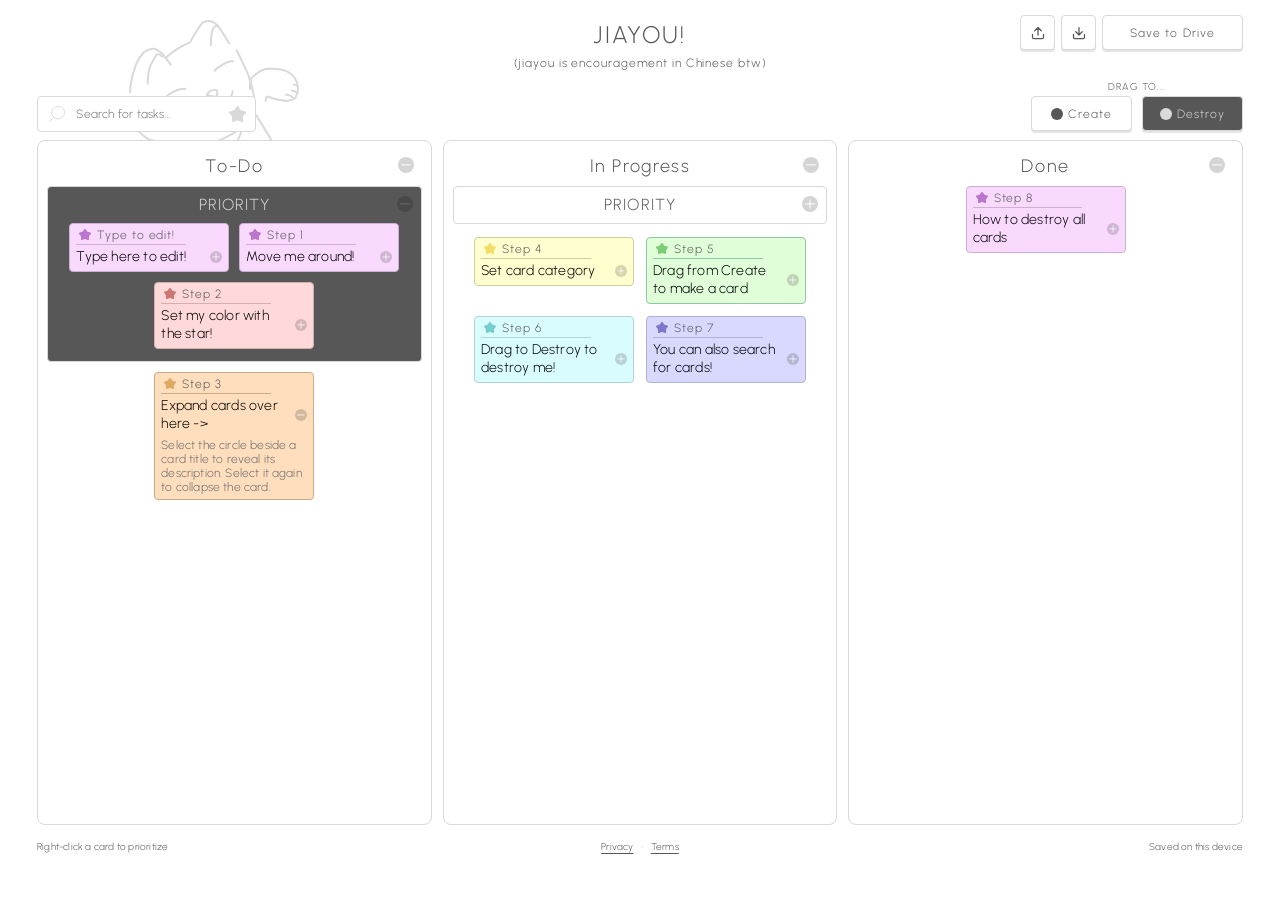
<file: index.html>
<!doctype html>
<html lang="en">
  <head>
    <meta charset="utf-8" />
    <meta name="viewport" content="width=device-width, initial-scale=1" />
    <meta name="theme-color" content="#ffffff" />
    <meta name="referrer" content="no-referrer" />
    <title>JIAYOU! — Kanban</title>
    <link rel="stylesheet" href="./styles.css" />
    <link rel="shortcut icon" type="image/x-icon" href="favicon.ico" />
    <script src="./config.js" defer></script>
    <script src="./scripts/state.js" defer></script>
    <script src="./scripts/dialogs.js" defer></script>
    <script src="./scripts/board.js" defer></script>
    <script src="./scripts/drag.js" defer></script>
    <script src="./scripts/board-actions.js" defer></script>
    <script src="./scripts/drive-api.js" defer></script>
    <script src="./scripts/drive-boards.js" defer></script>
    <script src="./scripts/oauth.js" defer></script>
    <script src="./scripts/main.js" defer></script>
  </head>
  <body>
    <main class="app">
      <header class="masthead">
        <img
          class="cat"
          src="./assets/imgCat.svg"
          alt=""
          width="170"
          height="228"
        />
        <h1 class="text-title">JIAYOU!</h1>
        <p id="tagline" class="tagline">all according to plant</p>
        <div class="board-actions">
          <div class="board-action-buttons">
            <button
              id="import-board"
              class="button board-file-button"
              type="button"
              title="Import board"
              aria-label="Import board"
            >
              <img src="./assets/import.svg" alt="" width="16" height="16" />
            </button>
            <input
              id="board-file-input"
              type="file"
              accept=".json,application/json"
              hidden
            />
            <button
              id="download-board"
              class="button board-file-button"
              type="button"
              title="Download board"
              aria-label="Download board"
            >
              <img src="./assets/download.svg" alt="" width="16" height="16" />
            </button>
            <button id="save" class="button save" type="button">
              Save to Drive
            </button>
          </div>
          <span
            id="drive-connection-status"
            class="drive-connection-status"
            role="status"
            aria-live="polite"
            hidden
            >CONNECTED TO DRIVE</span
          >
        </div>
      </header>
      <section
        id="board-manager"
        class="board-manager"
        aria-label="Drive boards"
        hidden
      >
        <label for="board-select">Board</label>
        <select id="board-select" aria-label="Active Drive board"></select>
        <button
          id="new-board"
          class="button board-manager-button"
          type="button"
        >
          New
        </button>
        <button
          id="manage-board"
          class="button board-manager-button"
          type="button"
        >
          Manage
        </button>
      </section>
      <div class="toolbar">
        <div class="search">
          <img
            src="./assets/imgGroup2.svg"
            alt=""
            width="16.354"
            height="16.853"
          /><input
            id="search"
            type="search"
            placeholder="Search for tasks..."
            aria-label="Search tasks by title or category"
          /><button
            id="search-color"
            class="icon-button search-color"
            type="button"
            aria-label="Filter by color: all colors"
            aria-haspopup="dialog"
            aria-expanded="false"
            title="Filter by color"
          >
            <img
              src="./assets/search-star.svg"
              alt=""
              width="17.58"
              height="16.82"
            />
          </button>
        </div>
        <div class="actions">
          <span
            id="destroy-status"
            class="drag-label"
            role="status"
            aria-live="polite"
            aria-atomic="true"
            >DRAG TO...</span
          ><button id="create" class="button">
            <img
              src="./assets/imgEllipse3.svg"
              alt=""
              width="12"
              height="12"
            />Create</button
          ><button
            id="destroy"
            class="button destroy"
            title="Drag a card here to delete it, or hold for 3 seconds to clear the board"
          >
            <img
              src="./assets/imgEllipse4.svg"
              alt=""
              width="12"
              height="12"
            />Destroy
          </button>
        </div>
      </div>
      <div class="board-frame">
        <div
          id="board-loading"
          class="board-loading"
          role="status"
          aria-live="polite"
          aria-atomic="true"
          hidden
        >
          <span class="loading-spinner" aria-hidden="true"></span>
          <span id="board-loading-text">Loading board…</span>
        </div>
        <div id="board" class="board" aria-label="Kanban board"></div>
      </div>
      <footer class="board-footer">
        <span
          title="Right-click a card to prioritize it, or drag it into Priority on touch screens. Click its star to change color."
          >Right-click a card to prioritize</span
        >
        <nav class="footer-links" aria-label="Legal">
          <a href="./privacy.html">Privacy</a>
          <span aria-hidden="true">·</span>
          <a href="./terms.html">Terms</a>
        </nav>
        <span id="local-status" role="status">Saved on this device</span>
      </footer>
      <p id="message" class="message" role="status" aria-live="polite"></p>
    </main>
    <dialog id="setup">
      <form>
        <h2>Connect Google Drive</h2>
        <p>
          Google Drive isn't configured for this site yet. Your board is still
          saved on this device.
        </p>
        <p>
          The site owner needs to add a Google OAuth client ID in config.js. See
          README.md for setup instructions.
        </p>
        <button class="button" type="button" data-close-dialog>Got it</button>
      </form>
    </dialog>
    <dialog id="drive-disconnected-dialog">
      <form>
        <h2>Google Drive disconnected</h2>
        <p>
          This device is no longer connected to Google Drive. Your board is
          still saved on this device.
        </p>
        <p>Choose Save to Drive when you're ready to reconnect.</p>
        <div class="dialog-actions">
          <button class="button" type="button" data-close-dialog>Got it</button>
        </div>
      </form>
    </dialog>
    <dialog id="manage-dialog">
      <form>
        <h2>Manage board</h2>
        <p id="manage-board-name"></p>
        <div class="dialog-actions dialog-actions-stack">
          <button id="rename-board" class="button" type="button">Rename</button>
          <button id="duplicate-board" class="button" type="button">
            Duplicate
          </button>
          <button id="delete-board" class="button danger-button" type="button">
            Delete
          </button>
          <button id="disconnect-drive" class="button" type="button">
            Disconnect Drive
          </button>
          <button id="close-manage-dialog" class="button" type="button">
            Close
          </button>
        </div>
      </form>
    </dialog>
    <dialog id="board-name-dialog">
      <form id="board-name-form">
        <h2 id="board-name-title">Name board</h2>
        <label class="dialog-field" for="board-name-input">
          Board name
          <input
            id="board-name-input"
            type="text"
            maxlength="80"
            autocomplete="off"
          />
        </label>
        <p id="board-name-error" class="dialog-error" role="alert"></p>
        <div class="dialog-actions">
          <button class="button" type="button" data-close-dialog>Cancel</button>
          <button id="board-name-submit" class="button" type="submit">
            Save
          </button>
        </div>
      </form>
    </dialog>
    <dialog id="delete-board-dialog">
      <form id="delete-board-form">
        <h2>Delete board?</h2>
        <p id="delete-board-message"></p>
        <p>
          This file is in Drive's hidden app-data folder and will be permanently
          deleted.
        </p>
        <div class="dialog-actions">
          <button class="button" type="button" data-close-dialog>Cancel</button>
          <button class="button danger-button" type="submit">
            Delete permanently
          </button>
        </div>
      </form>
    </dialog>
    <dialog id="conflict-dialog">
      <form id="conflict-form">
        <h2>Choose which copy to keep</h2>
        <p>
          This device has newer changes for
          <strong id="conflict-board-name"></strong>
          than the copy in Google Drive.
        </p>
        <div class="dialog-actions">
          <button
            id="use-drive-board"
            class="button"
            type="submit"
            value="drive"
          >
            Use Drive
          </button>
          <button
            id="use-local-board"
            class="button"
            type="submit"
            value="local"
          >
            Use this device
          </button>
        </div>
      </form>
    </dialog>
  </body>
</html>
</file>
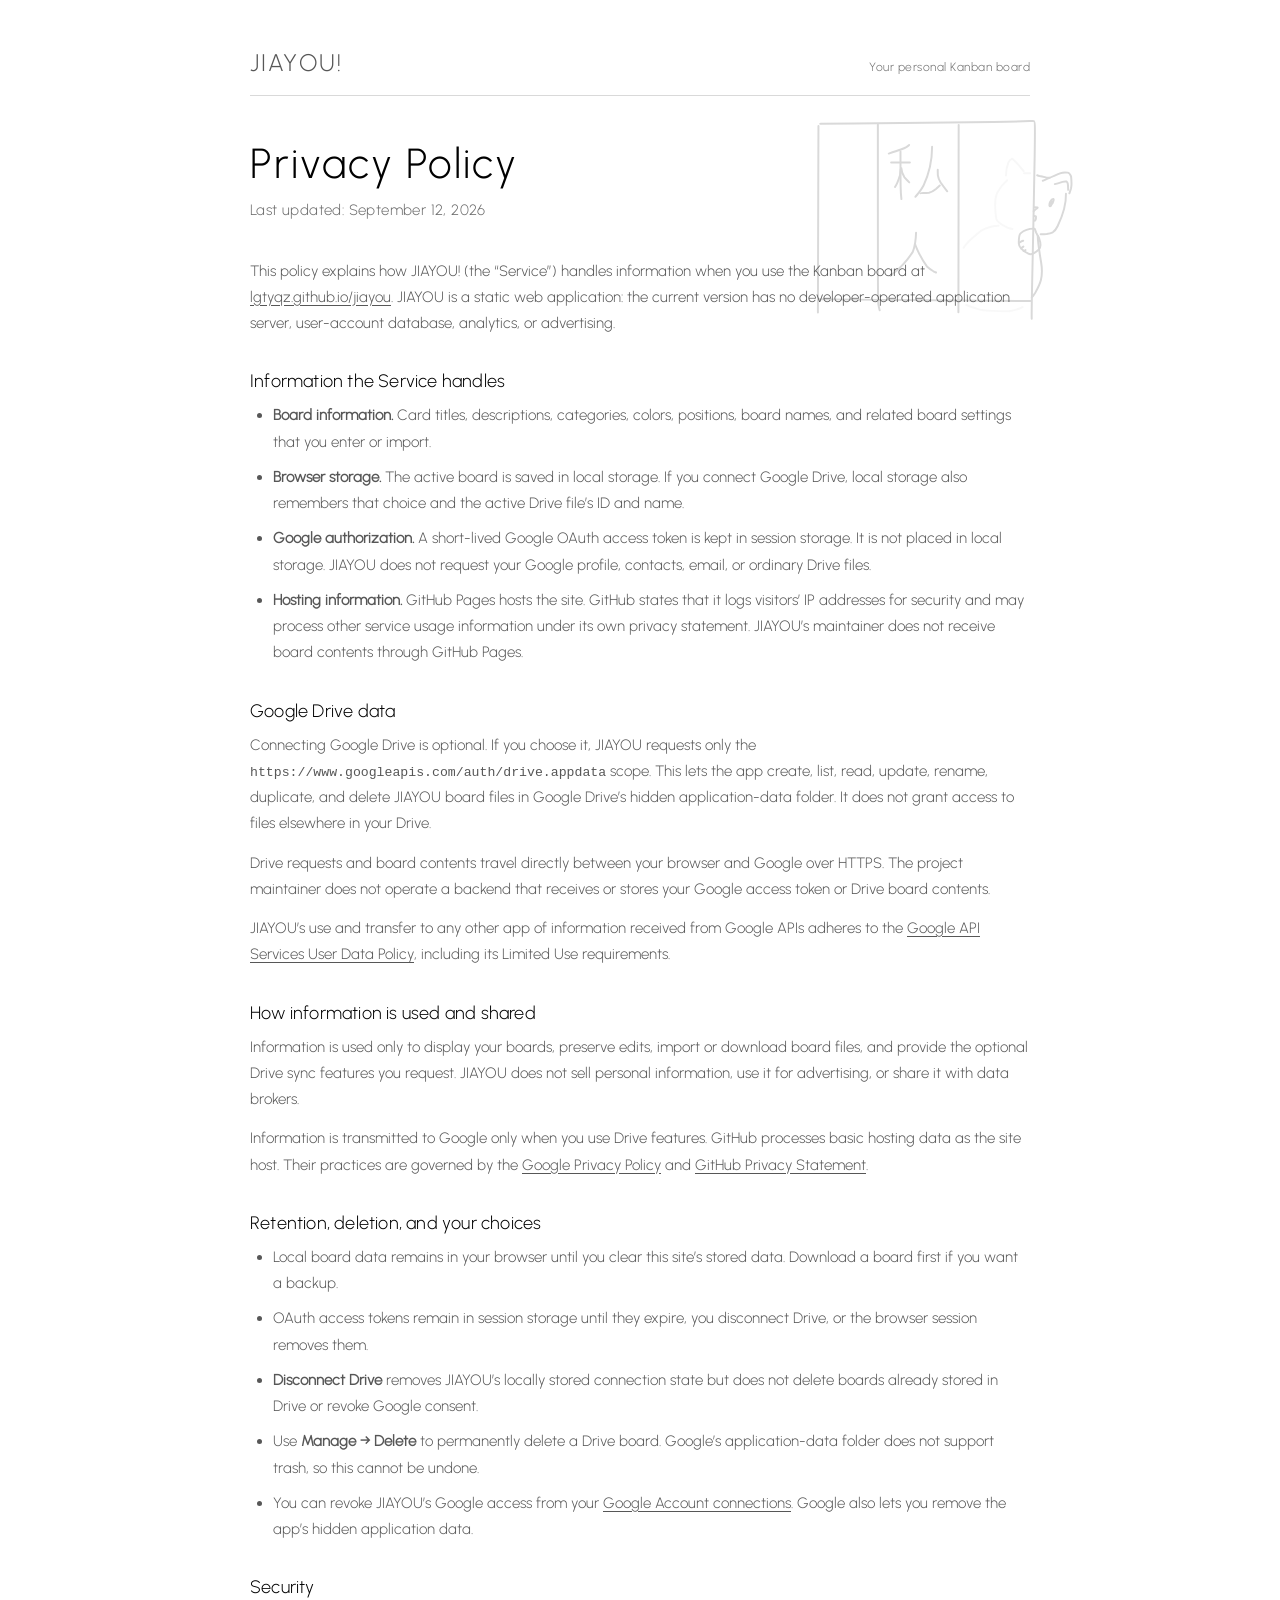
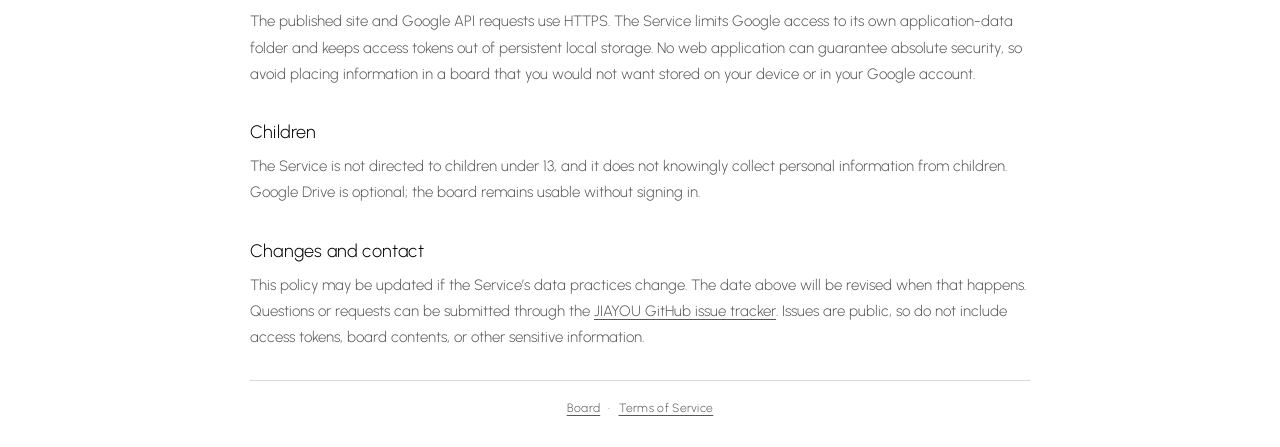
<file: privacy.html>
<!doctype html>
<html lang="en">
  <head>
    <meta charset="utf-8" />
    <meta name="viewport" content="width=device-width, initial-scale=1" />
    <meta name="theme-color" content="#ffffff" />
    <meta name="referrer" content="no-referrer" />
    <title>Privacy Policy — JIAYOU!</title>
    <link rel="stylesheet" href="./styles.css" />
    <link rel="shortcut icon" type="image/x-icon" href="favicon.ico" />
  </head>
  <body>
    <main class="legal-page">
      <img class="privacy-cat" src="./assets/privacyCat.svg" alt="" />
      <header class="legal-header">
        <a class="legal-brand" href="./" aria-label="Return to JIAYOU board"
          >JIAYOU!</a
        >
        <p>Your personal Kanban board</p>
      </header>

      <article class="legal-card">
        <h1>Privacy Policy</h1>
        <p class="legal-meta">Last updated: September 12, 2026</p>

        <p>
          This policy explains how JIAYOU! (the “Service”) handles information
          when you use the Kanban board at
          <a href="https://lgtyqz.github.io/jiayou/">lgtyqz.github.io/jiayou</a
          >. JIAYOU is a static web application: the current version has no
          developer-operated application server, user-account database,
          analytics, or advertising.
        </p>

        <h2>Information the Service handles</h2>
        <ul>
          <li>
            <strong>Board information.</strong> Card titles, descriptions,
            categories, colors, positions, board names, and related board
            settings that you enter or import.
          </li>
          <li>
            <strong>Browser storage.</strong> The active board is saved in local
            storage. If you connect Google Drive, local storage also remembers
            that choice and the active Drive file’s ID and name.
          </li>
          <li>
            <strong>Google authorization.</strong> A short-lived Google OAuth
            access token is kept in session storage. It is not placed in local
            storage. JIAYOU does not request your Google profile, contacts,
            email, or ordinary Drive files.
          </li>
          <li>
            <strong>Hosting information.</strong> GitHub Pages hosts the site.
            GitHub states that it logs visitors’ IP addresses for security and
            may process other service usage information under its own privacy
            statement. JIAYOU’s maintainer does not receive board contents
            through GitHub Pages.
          </li>
        </ul>

        <h2>Google Drive data</h2>
        <p>
          Connecting Google Drive is optional. If you choose it, JIAYOU requests
          only the
          <code>https://www.googleapis.com/auth/drive.appdata</code> scope. This
          lets the app create, list, read, update, rename, duplicate, and delete
          JIAYOU board files in Google Drive’s hidden application-data folder.
          It does not grant access to files elsewhere in your Drive.
        </p>
        <p>
          Drive requests and board contents travel directly between your browser
          and Google over HTTPS. The project maintainer does not operate a
          backend that receives or stores your Google access token or Drive
          board contents.
        </p>
        <p>
          JIAYOU’s use and transfer to any other app of information received
          from Google APIs adheres to the
          <a
            href="https://developers.google.com/terms/api-services-user-data-policy"
            >Google API Services User Data Policy</a
          >, including its Limited Use requirements.
        </p>

        <h2>How information is used and shared</h2>
        <p>
          Information is used only to display your boards, preserve edits,
          import or download board files, and provide the optional Drive sync
          features you request. JIAYOU does not sell personal information, use
          it for advertising, or share it with data brokers.
        </p>
        <p>
          Information is transmitted to Google only when you use Drive features.
          GitHub processes basic hosting data as the site host. Their practices
          are governed by the
          <a href="https://policies.google.com/privacy"
            >Google Privacy Policy</a
          >
          and
          <a
            href="https://docs.github.com/en/site-policy/privacy-policies/github-general-privacy-statement"
            >GitHub Privacy Statement</a
          >.
        </p>

        <h2>Retention, deletion, and your choices</h2>
        <ul>
          <li>
            Local board data remains in your browser until you clear this site’s
            stored data. Download a board first if you want a backup.
          </li>
          <li>
            OAuth access tokens remain in session storage until they expire, you
            disconnect Drive, or the browser session removes them.
          </li>
          <li>
            <strong>Disconnect Drive</strong> removes JIAYOU’s locally stored
            connection state but does not delete boards already stored in Drive
            or revoke Google consent.
          </li>
          <li>
            Use <strong>Manage → Delete</strong> to permanently delete a Drive
            board. Google’s application-data folder does not support trash, so
            this cannot be undone.
          </li>
          <li>
            You can revoke JIAYOU’s Google access from your
            <a href="https://myaccount.google.com/connections"
              >Google Account connections</a
            >. Google also lets you remove the app’s hidden application data.
          </li>
        </ul>

        <h2>Security</h2>
        <p>
          The published site and Google API requests use HTTPS. The Service
          limits Google access to its own application-data folder and keeps
          access tokens out of persistent local storage. No web application can
          guarantee absolute security, so avoid placing information in a board
          that you would not want stored on your device or in your Google
          account.
        </p>

        <h2>Children</h2>
        <p>
          The Service is not directed to children under 13, and it does not
          knowingly collect personal information from children. Google Drive is
          optional; the board remains usable without signing in.
        </p>

        <h2>Changes and contact</h2>
        <p>
          This policy may be updated if the Service’s data practices change. The
          date above will be revised when that happens. Questions or requests
          can be submitted through the
          <a href="https://github.com/lgtyqz/jiayou/issues"
            >JIAYOU GitHub issue tracker</a
          >. Issues are public, so do not include access tokens, board contents,
          or other sensitive information.
        </p>
      </article>

      <footer class="legal-footer">
        <a href="./">Board</a>
        <span aria-hidden="true">·</span>
        <a href="./terms.html">Terms of Service</a>
      </footer>
    </main>
  </body>
</html>
</file>
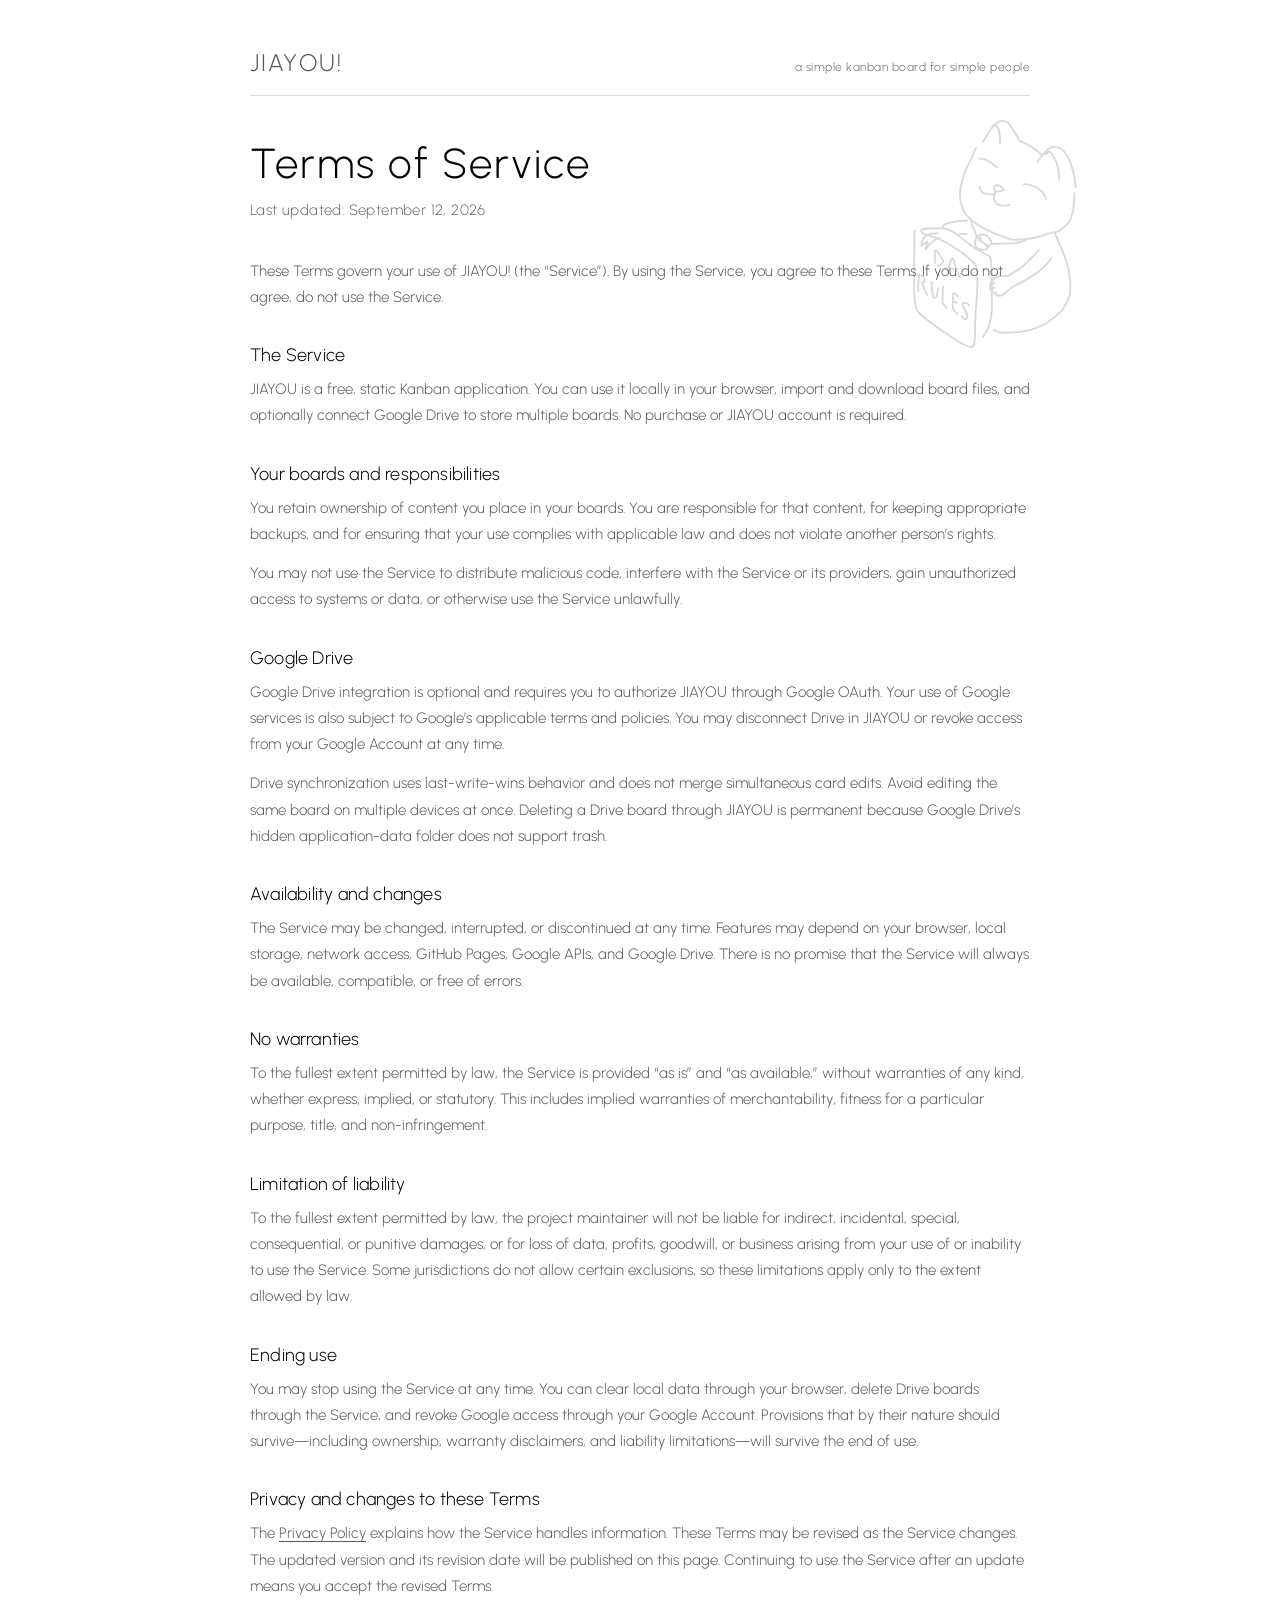
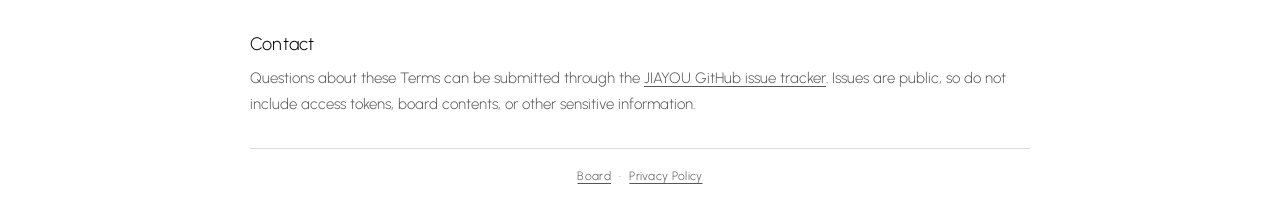
<file: terms.html>
<!doctype html>
<html lang="en">
  <head>
    <meta charset="utf-8" />
    <meta name="viewport" content="width=device-width, initial-scale=1" />
    <meta name="theme-color" content="#ffffff" />
    <meta name="referrer" content="no-referrer" />
    <title>Terms of Service — JIAYOU!</title>
    <link rel="stylesheet" href="./styles.css" />
    <link rel="shortcut icon" type="image/x-icon" href="favicon.ico" />
  </head>
  <body>
    <main class="legal-page">
      <img class="rules-cat" src="./assets/rulesCat.svg" alt="" />
      <header class="legal-header">
        <a class="legal-brand" href="./" aria-label="Return to JIAYOU board"
          >JIAYOU!</a
        >
        <p>a simple kanban board for simple people</p>
      </header>

      <article class="legal-card">
        <h1>Terms of Service</h1>
        <p class="legal-meta">Last updated: September 12, 2026</p>

        <p>
          These Terms govern your use of JIAYOU! (the “Service”). By using the
          Service, you agree to these Terms. If you do not agree, do not use the
          Service.
        </p>

        <h2>The Service</h2>
        <p>
          JIAYOU is a free, static Kanban application. You can use it locally in
          your browser, import and download board files, and optionally connect
          Google Drive to store multiple boards. No purchase or JIAYOU account
          is required.
        </p>

        <h2>Your boards and responsibilities</h2>
        <p>
          You retain ownership of content you place in your boards. You are
          responsible for that content, for keeping appropriate backups, and for
          ensuring that your use complies with applicable law and does not
          violate another person’s rights.
        </p>
        <p>
          You may not use the Service to distribute malicious code, interfere
          with the Service or its providers, gain unauthorized access to systems
          or data, or otherwise use the Service unlawfully.
        </p>

        <h2>Google Drive</h2>
        <p>
          Google Drive integration is optional and requires you to authorize
          JIAYOU through Google OAuth. Your use of Google services is also
          subject to Google’s applicable terms and policies. You may disconnect
          Drive in JIAYOU or revoke access from your Google Account at any time.
        </p>
        <p>
          Drive synchronization uses last-write-wins behavior and does not merge
          simultaneous card edits. Avoid editing the same board on multiple
          devices at once. Deleting a Drive board through JIAYOU is permanent
          because Google Drive’s hidden application-data folder does not support
          trash.
        </p>

        <h2>Availability and changes</h2>
        <p>
          The Service may be changed, interrupted, or discontinued at any time.
          Features may depend on your browser, local storage, network access,
          GitHub Pages, Google APIs, and Google Drive. There is no promise that
          the Service will always be available, compatible, or free of errors.
        </p>

        <h2>No warranties</h2>
        <p>
          To the fullest extent permitted by law, the Service is provided “as
          is” and “as available,” without warranties of any kind, whether
          express, implied, or statutory. This includes implied warranties of
          merchantability, fitness for a particular purpose, title, and
          non-infringement.
        </p>

        <h2>Limitation of liability</h2>
        <p>
          To the fullest extent permitted by law, the project maintainer will
          not be liable for indirect, incidental, special, consequential, or
          punitive damages, or for loss of data, profits, goodwill, or business
          arising from your use of or inability to use the Service. Some
          jurisdictions do not allow certain exclusions, so these limitations
          apply only to the extent allowed by law.
        </p>

        <h2>Ending use</h2>
        <p>
          You may stop using the Service at any time. You can clear local data
          through your browser, delete Drive boards through the Service, and
          revoke Google access through your Google Account. Provisions that by
          their nature should survive—including ownership, warranty disclaimers,
          and liability limitations—will survive the end of use.
        </p>

        <h2>Privacy and changes to these Terms</h2>
        <p>
          The <a href="./privacy.html">Privacy Policy</a> explains how the
          Service handles information. These Terms may be revised as the Service
          changes. The updated version and its revision date will be published
          on this page. Continuing to use the Service after an update means you
          accept the revised Terms.
        </p>

        <h2>Contact</h2>
        <p>
          Questions about these Terms can be submitted through the
          <a href="https://github.com/lgtyqz/jiayou/issues"
            >JIAYOU GitHub issue tracker</a
          >. Issues are public, so do not include access tokens, board contents,
          or other sensitive information.
        </p>
      </article>

      <footer class="legal-footer">
        <a href="./">Board</a>
        <span aria-hidden="true">·</span>
        <a href="./privacy.html">Privacy Policy</a>
      </footer>
    </main>
  </body>
</html>
</file>
<file: styles.css>
@font-face {
  font-family: Urbanist;
  src: url("./assets/Urbanist-Light.ttf") format("truetype");
  font-weight: 300;
  font-display: swap;
}

:root {
  --bg: #fff;
  --text: #575757;
  --text-light: #6c6c6c;
  --text-focus: #000;
  --stroke: #d9d9d9;
  --priority-bg: #575757;
  --task-soul: #ffd9d9;
  --task-orange: #ffdebe;
  --task-yellow: #fffecf;
  --task-green: #e0ffd9;
  --task-aqua: #d9fcff;
  --task-blue: #d9d9ff;
  --task-seth: #fad9ff;
  --border-soul: #d4afaf;
  --border-orange: #cba987;
  --border-yellow: #cdcf99;
  --border-green: #8dc7a3;
  --border-aqua: #afd4d2;
  --border-blue: #afb1d4;
  --border-seth: #ccafd4;
  --icon-soul: #cd7676;
  --icon-orange: #deaa61;
  --icon-yellow: #f2dd69;
  --icon-green: #7ccd76;
  --icon-aqua: #76cdcc;
  --icon-blue: #7f76cd;
  --icon-seth: #ba76cd;
  --motion: 300ms cubic-bezier(0.2, 0.7, 0.25, 1);
}

* {
  box-sizing: border-box;
}
body {
  margin: 0;
  background: var(--bg);
  color: var(--text);
  font-family: Urbanist, "Helvetica Neue", sans-serif;
  font-weight: 300;
}
button,
input,
textarea,
select {
  font: inherit;
  color: inherit;
}
button {
  cursor: pointer;
}
button:disabled {
  cursor: default;
}
button:focus-visible,
input:focus-visible,
select:focus-visible,
[contenteditable]:focus-visible {
  outline: 2px solid #8b8ba7;
  outline-offset: 3px;
}
button img {
  pointer-events: none;
}
p,
h1,
h2 {
  margin: 0;
  font-weight: 300;
}
.app {
  max-width: 1500px;
  padding: 0 37px;
  margin: auto;
}
.masthead {
  height: 96px;
  position: relative;
  text-align: center;
  padding-top: 20px;
}
.text-title {
  font-size: 24px;
  letter-spacing: 2.16px;
  line-height: 29px;
}
.tagline {
  font-size: 12px;
  letter-spacing: 0.9px;
  margin-top: 7px;
  cursor: pointer;
  user-select: none;
}
.tagline.refreshing {
  animation: tagline-fade-in 180ms ease-out;
}
@keyframes tagline-fade-in {
  from {
    opacity: 0;
  }
  to {
    opacity: 1;
  }
}
.cat {
  position: absolute;
  width: 170px;
  height: 228px;
  left: 92px;
  top: 20px;
  z-index: -1;
}

.privacy-cat {
  position: absolute;
  width: 270px;
  height: 200px;
  right: 200px;
  top: 120px;
  z-index: -1;
}

.rules-cat {
  position: absolute;
  width: 170px;
  height: 228px;
  right: 200px;
  top: 120px;
  z-index: -1;
}

.button {
  height: 35px;
  background: white;
  border: 1px solid var(--stroke);
  border-radius: 4px;
  box-shadow: 0 2px 0 #0000001a;
  font-size: 12px;
  letter-spacing: 1.08px;
  display: inline-flex;
  align-items: center;
  justify-content: center;
  gap: 5px;
  padding: 0 17px;
  transition:
    background var(--motion),
    box-shadow var(--motion),
    transform var(--motion);
}
.button:hover {
  background: #f6f6f6;
}
.board-actions {
  position: absolute;
  right: 0;
  top: 15px;
  display: flex;
  flex-direction: column;
  align-items: center;
  gap: 5px;
}
.board-action-buttons {
  display: flex;
  gap: 6px;
}
.drive-connection-status {
  font-size: 9px;
  line-height: 11px;
  letter-spacing: 1.1px;
  text-align: center;
}
.drive-connection-status[hidden] {
  display: none;
}
.save {
  width: 141px;
}
.board-file-button {
  width: 35px;
  padding: 0;
}
.board-file-button img {
  width: 16px;
  height: 16px;
}
.board-manager {
  min-height: 43px;
  margin-bottom: 8px;
  display: flex;
  align-items: center;
  justify-content: center;
  gap: 8px;
}
.board-manager[hidden] {
  display: none;
}
.board-manager label {
  font-size: 11px;
  letter-spacing: 0.8px;
  text-transform: uppercase;
}
.board-manager select {
  width: min(280px, 40vw);
  height: 35px;
  padding: 0 30px 0 10px;
  border: 1px solid var(--stroke);
  border-radius: 4px;
  background: white;
  font-size: 12px;
}
.board-manager-button {
  min-width: 78px;
}
.drive-loading .board,
.drive-loading .toolbar,
.drive-loading .board-manager {
  opacity: 0.55;
}
.toolbar {
  display: flex;
  justify-content: space-between;
  gap: 20px;
  margin-bottom: 8px;
}
.search {
  height: 36px;
  border: 1px solid var(--stroke);
  border-radius: 4px;
  background: white;
  display: flex;
  align-items: center;
  gap: 10px;
  padding: 0 11px;
}
.search input {
  font-size: 12px;
  letter-spacing: 0.2px;
  width: 100%;
  min-width: 0;
  border: 0;
  outline: 0;
  background: transparent;
}
.actions {
  position: relative;
  display: flex;
  gap: 10px;
}
.actions .button {
  width: 101px;
  touch-action: none;
}
.drag-label {
  position: absolute;
  top: -16px;
  text-align: center;
  width: 100%;
  font-size: 10px;
  letter-spacing: 0.9px;
}
.destroy {
  background: var(--text);
  color: var(--stroke);
}
.destroy:hover {
  background: #454545;
}
.destroy.is-holding {
  background: #994c4c;
  box-shadow: inset 0 2px 4px #0003;
  transform: scale(0.97);
}
.board {
  display: flex;
  gap: 11px;
  min-height: 352px;
  align-items: stretch;
}
.board-frame {
  position: relative;
}
.board-loading {
  position: absolute;
  inset: 0;
  z-index: 100;
  display: flex;
  align-items: center;
  justify-content: center;
  gap: 9px;
  background: #ffffffb8;
  font-size: 12px;
  letter-spacing: 0.7px;
}
.board-loading[hidden] {
  display: none;
}
.loading-spinner {
  width: 16px;
  height: 16px;
  border: 1px solid var(--stroke);
  border-top-color: var(--text);
  border-radius: 50%;
  animation: loading-spin 700ms linear infinite;
}
@keyframes loading-spin {
  to {
    transform: rotate(360deg);
  }
}
.column {
  position: relative;
  flex: 1 1 0;
  min-width: 0;
  background: white;
  border: 1px solid var(--stroke);
  border-radius: 8px;
  transition:
    flex-grow var(--motion),
    flex-basis var(--motion);
  overflow: hidden;
}
.column.collapsed {
  flex: 0 0 56px;
}
.column-header {
  height: 45px;
  display: flex;
  align-items: center;
  justify-content: center;
  position: relative;
}
.text-column {
  font-size: 18px;
  letter-spacing: 1.62px;
  line-height: 27px;
  max-width: calc(100% - 66px);
  white-space: nowrap;
  overflow: hidden;
}
.icon-button {
  border: 0;
  padding: 0;
  background: transparent;
  width: 16px;
  height: 16px;
  display: flex;
  align-items: center;
  justify-content: center;
  flex: none;
}
.icon-button img {
  width: 16px;
  height: 16px;
}
.column-toggle {
  position: absolute;
  right: 17px;
  top: 16px;
}
.column.collapsed .column-toggle {
  right: 19px;
}
.column.collapsed .text-column {
  position: absolute;
  top: 53px;
  left: 13px;
  writing-mode: vertical-rl;
  max-width: none;
  overflow: visible;
}
.column-content {
  padding: 0 9px 20px;
  opacity: 1;
  transition:
    opacity 180ms,
    transform var(--motion);
  min-width: 180px;
}
.column.collapsed .column-content {
  opacity: 0;
  transform: translateX(16px);
  pointer-events: none;
  visibility: hidden;
  transition:
    opacity 180ms,
    transform var(--motion),
    visibility 0s 300ms;
}
.priority {
  border: 1px solid var(--stroke);
  border-radius: 4px;
  background: var(--priority-bg);
  color: var(--stroke);
  transition:
    background var(--motion),
    color var(--motion);
  margin-bottom: 10px;
}
.priority.closed {
  background: white;
  color: var(--text);
}
.priority-header {
  height: 36px;
  display: flex;
  align-items: center;
  justify-content: center;
  position: relative;
}
.text-priority {
  font-size: 16px;
  letter-spacing: 1.08px;
  line-height: 24px;
}
.priority-toggle {
  position: absolute;
  right: 8px;
  top: 9px;
}
.priority:not(.closed) .priority-toggle {
  filter: brightness(0.42);
}
.priority-wrap {
  display: grid;
  grid-template-rows: 1fr;
  transition:
    grid-template-rows var(--motion),
    opacity var(--motion);
  opacity: 1;
}
.priority.closed .priority-wrap {
  grid-template-rows: 0fr;
  opacity: 0;
}
.priority-inner {
  min-height: 0;
  overflow: hidden;
}
.card-list {
  display: flex;
  flex-direction: row;
  position: relative;
  gap: 10px;
  align-items: flex-start;
  justify-content: center;
  padding: 0 10px;
  min-height: 30px;
  flex-wrap: wrap;
}
.priority .card-list {
  padding-bottom: 12px;
}
.regular {
  padding-top: 0;
  gap: 12px;
}
.priority.closed {
  margin-bottom: 13px;
}
.text-column {
  transform: translateY(3px);
}
.column.collapsed .text-column {
  transform: none;
}
.card {
  --card-bg: var(--task-soul);
  --card-border: var(--border-soul);
  width: 160px;
  max-width: 100%;
  border: 1px solid var(--card-border);
  border-radius: 4px;
  background: var(--card-bg);
  color: var(--text-focus);
  position: relative;
  padding: 3px 6px 5px;
  cursor: grab;
  touch-action: none;
  transition:
    transform var(--motion),
    box-shadow var(--motion),
    opacity var(--motion);
  flex-shrink: 0;
}
.card:focus-within {
  z-index: 2;
}
.card-top {
  display: flex;
  align-items: center;
  gap: 3px;
  height: 15px;
}
.star {
  width: 18px;
  height: 18px;
}
.star img {
  width: 11.875px;
  height: 11.392px;
}
.text-category {
  font-size: 12px;
  letter-spacing: 0.9px;
  line-height: 18px;
  color: var(--text);
  min-width: 20px;
  flex: 1;
}
.divider {
  display: block;
  width: 118px;
  height: 1px;
  margin: 2px 0 3px;
  max-width: 75%;
  pointer-events: none;
}
.card-row {
  display: flex;
  align-items: center;
  gap: 5px;
}
.text-card-title {
  font-size: 14px;
  letter-spacing: 0.2px;
  line-height: 18px;
  flex: 1;
  min-width: 0;
  overflow-wrap: anywhere;
}
.card-toggle,
.card-toggle img {
  width: 12px;
  height: 12px;
}
.details-wrap {
  display: grid;
  grid-template-rows: 0fr;
  opacity: 0;
  transition:
    grid-template-rows var(--motion),
    opacity var(--motion);
}
.card.expanded .details-wrap {
  grid-template-rows: 1fr;
  opacity: 1;
}
.details-inner {
  overflow: hidden;
  min-height: 0;
}
.text-description {
  font-size: 12px;
  letter-spacing: 0.16px;
  line-height: 14px;
  color: var(--text-light);
  padding-top: 5px;
  overflow-wrap: anywhere;
  text-align: left;
}
.card:not(.expanded) .details-inner {
  visibility: hidden;
  transition: visibility 0s 300ms;
}
[contenteditable] {
  cursor: text;
  border-radius: 2px;
  touch-action: auto;
}
[contenteditable]:focus {
  background: #ffffff55;
  outline: 1px solid #0002;
}
[contenteditable]:empty:before {
  content: attr(data-placeholder);
  color: var(--text-light);
}
.dragging-source {
  opacity: 0.25;
}
.drag-ghost {
  --drag-rotation: 0deg;
  position: fixed !important;
  z-index: 1000;
  pointer-events: none;
  max-width: none;
  transform: rotate(var(--drag-rotation)) scale(1.1);
  transform-origin: center;
  transition: transform 70ms linear;
  will-change: left, top, transform;
  box-shadow: 0 12px 25px #0003;
  cursor: grabbing;
}
.drop-marker {
  position: absolute;
  z-index: 1100;
  width: 4px;
  min-height: 32px;
  background: #7d7d91;
  border-radius: 2px;
  box-shadow: 0 0 0 2px #fff9;
  pointer-events: none;
  transform: translateX(-50%);
  transition:
    left 70ms linear,
    top 70ms linear,
    height 70ms linear;
}
.drop-marker:not(.empty-list)::before,
.drop-marker:not(.empty-list)::after {
  content: "";
  position: absolute;
  left: 50%;
  width: 8px;
  height: 8px;
  border-radius: 50%;
  background: #7d7d91;
  transform: translateX(-50%);
}
.drop-marker:not(.empty-list)::before {
  top: -2px;
}
.drop-marker:not(.empty-list)::after {
  bottom: -2px;
}
.drop-marker.empty-list {
  width: 80px;
  min-height: 4px;
  height: 4px;
  transform: translate(-50%, -50%);
}
.drop-target {
  outline: 2px dashed #adadbd;
  outline-offset: -4px;
}
.destroy.drop-target {
  background: #994c4c;
  transform: scale(1.05);
}
body.is-dragging {
  user-select: none;
  cursor: grabbing;
}
body.is-destroying-board .board .card {
  animation: card-wiggle 60ms ease-in-out infinite alternate;
  transform-origin: center;
}
body.is-destroying-board .board .card:nth-child(even) {
  animation-direction: alternate-reverse;
  animation-delay: -60ms;
}
body.is-clearing-board .board .card {
  animation: card-fade-out 360ms ease-in forwards;
  pointer-events: none;
}
@keyframes card-wiggle {
  from {
    transform: translateX(-5px) rotate(-5deg);
  }
  to {
    transform: translateX(5px) rotate(5deg);
  }
}
@keyframes card-fade-out {
  from {
    opacity: 1;
    transform: scale(1);
  }
  to {
    opacity: 0;
    transform: scale(0.9);
  }
}
.empty {
  font-size: 10px;
  color: var(--text-light);
  padding: 12px;
  text-align: center;
}
.board-footer {
  display: grid;
  grid-template-columns: 1fr auto 1fr;
  align-items: center;
  gap: 12px;
  padding: 15px 0;
  font-size: 10px;
  letter-spacing: 0.2px;
}
.board-footer > span:first-child {
  cursor: help;
}
.board-footer #local-status {
  text-align: right;
}
.footer-links,
.legal-footer {
  display: flex;
  align-items: center;
  justify-content: center;
  gap: 8px;
}
.footer-links a,
.legal-page a {
  color: inherit;
  text-underline-offset: 3px;
}
.footer-links a:hover,
.legal-page a:hover {
  color: var(--text-focus);
}
.legal-page {
  width: min(780px, calc(100% - 36px));
  margin: 0 auto;
  padding: 48px 0 32px;
}
.legal-header {
  display: flex;
  align-items: baseline;
  justify-content: space-between;
  gap: 24px;
  padding-bottom: 18px;
  border-bottom: 1px solid var(--stroke);
}
.legal-header p {
  color: var(--text-light);
  font-size: 12px;
  letter-spacing: 0.5px;
  text-align: right;
}
.legal-brand {
  color: var(--text);
  font-size: 24px;
  letter-spacing: 2.16px;
  line-height: 29px;
  text-decoration: none;
}
.legal-card {
  padding: 44px 0 30px;
}
.legal-card h1 {
  color: var(--text-focus);
  font-size: clamp(30px, 6vw, 42px);
  letter-spacing: 2px;
  line-height: 1.15;
}
.legal-meta {
  margin: 9px 0 34px;
  color: var(--text-light);
  font-size: 12px;
  letter-spacing: 0.4px;
}
.legal-card h2 {
  margin: 34px 0 10px;
  color: var(--text-focus);
  font-size: 18px;
  letter-spacing: 0.2px;
}
.legal-card p,
.legal-card li {
  font-size: 15px;
  line-height: 1.75;
}
.legal-card p + p {
  margin-top: 13px;
}
.legal-card ul {
  margin: 9px 0 0;
  padding-left: 23px;
}
.legal-card li + li {
  margin-top: 9px;
}
.legal-card code {
  overflow-wrap: anywhere;
  font-size: 0.88em;
}
.legal-footer {
  padding-top: 20px;
  border-top: 1px solid var(--stroke);
  font-size: 12px;
  letter-spacing: 0.3px;
}
.message {
  font-size: 12px;
  min-height: 18px;
  text-align: center;
}
dialog {
  max-width: 420px;
  border: 1px solid var(--stroke);
  border-radius: 8px;
  padding: 25px;
  box-shadow: 0 16px 50px #0002;
}
dialog::backdrop {
  background: #0003;
}
dialog h2 {
  font-size: 20px;
  margin-bottom: 15px;
}
dialog p {
  font-size: 14px;
  line-height: 1.5;
  margin-bottom: 15px;
}
dialog[open] {
  animation: dialog-in 180ms cubic-bezier(0.2, 0.7, 0.25, 1) both;
}
dialog[open]::backdrop {
  animation: dialog-backdrop-in 180ms ease-out both;
}
dialog.closing {
  animation: dialog-out 140ms ease-in both;
}
dialog.closing::backdrop {
  animation: dialog-backdrop-out 140ms ease-in both;
}
@keyframes dialog-in {
  from {
    opacity: 0;
    transform: translateY(8px) scale(0.97);
  }
  to {
    opacity: 1;
    transform: translateY(0) scale(1);
  }
}
@keyframes dialog-out {
  from {
    opacity: 1;
    transform: translateY(0) scale(1);
  }
  to {
    opacity: 0;
    transform: translateY(6px) scale(0.98);
  }
}
@keyframes dialog-backdrop-in {
  from {
    background: #0000;
  }
  to {
    background: #0003;
  }
}
@keyframes dialog-backdrop-out {
  from {
    background: #0003;
  }
  to {
    background: #0000;
  }
}
.dialog-actions {
  display: flex;
  justify-content: flex-end;
  gap: 8px;
}
.dialog-actions-stack {
  display: grid;
  grid-template-columns: 1fr 1fr;
}
.dialog-field {
  display: grid;
  gap: 7px;
  margin-bottom: 4px;
  font-size: 12px;
  letter-spacing: 0.3px;
}
.dialog-field input {
  width: min(340px, 72vw);
  height: 38px;
  border: 1px solid var(--stroke);
  border-radius: 4px;
  padding: 0 10px;
}
.dialog-error {
  min-height: 21px;
  margin: 3px 0 10px;
  color: #994c4c;
  font-size: 12px;
}
.danger-button {
  border-color: #c99595;
  color: #8a3030;
}
.danger-button:hover {
  background: #fff1f1;
}
@media (min-width: 1000px) {
  .board {
    min-height: calc(100vh - 215px);
  }
}
@media (max-width: 560px) {
  .app {
    padding: 0 14px;
  }
  .masthead {
    height: 120px;
    text-align: left;
    padding-top: 20px;
  }
  .tagline {
    max-width: 180px;
  }
  .board-actions {
    top: 23px;
  }
  .board-manager {
    justify-content: flex-start;
    overflow-x: auto;
  }
  .board-manager select {
    width: min(190px, 43vw);
    flex: none;
  }
  .board-manager-button {
    min-width: 68px;
    padding: 0 10px;
  }
  .cat {
    left: 50px;
    top: 43px;
  }
  .toolbar {
    gap: 8px;
  }
  .search {
    flex: 1;
  }
  .actions {
    gap: 6px;
  }
  .actions .button {
    width: 76px;
    padding: 0 6px;
  }
  .board {
    gap: 7px;
    overflow-x: auto;
    min-height: 440px;
  }
  .column {
    min-width: 195px;
  }
  .column.collapsed {
    min-width: 46px;
    flex-basis: 46px;
  }
  .column.collapsed .column-toggle {
    right: 14px;
  }
  .column-content {
    padding-left: 6px;
    padding-right: 6px;
  }
  .text-column {
    font-size: 16px;
  }
  .board-footer {
    grid-template-columns: 1fr 1fr;
    row-gap: 10px;
    font-size: 9px;
  }
  .board-footer .footer-links {
    grid-column: 1 / -1;
    grid-row: 2;
  }
  .legal-page {
    padding-top: 28px;
  }
  .legal-header {
    align-items: flex-start;
  }
  .legal-header p {
    max-width: 170px;
  }
  .legal-card {
    padding-top: 34px;
  }
}
@media (prefers-reduced-motion: reduce) {
  *,
  *::before,
  *::after {
    transition-duration: 0.01ms !important;
    animation-duration: 0.01ms !important;
  }
  body.is-destroying-board .board .card {
    animation: none !important;
  }
  .drag-ghost {
    transform: scale(1.1) !important;
  }
}

.search {
  gap: 9px;
  padding-right: 8px;
}
.search > img {
  flex: none;
}
.search input {
  flex: 1;
}
.search-color {
  width: 20px;
  height: 20px;
}
.search-color img {
  width: 17.58px;
  height: 16.82px;
}
.search-color.active {
  border-radius: 3px;
  background: #f3f3f3;
}
.color-palette {
  position: fixed;
  z-index: 1100;
  width: 66px;
  animation: palette-appear 120ms ease-out;
}
.color-palette[hidden] {
  display: none;
}
.palette-surface {
  position: relative;
  width: 66px;
  height: 42px;
}
.palette-artwork {
  position: absolute;
  left: -0.5px;
  top: -0.5px;
  width: 67px;
  height: 43.9467px;
  pointer-events: none;
}
.palette-option {
  position: absolute;
  width: 14px;
  height: 14px;
  border: 0;
  padding: 0;
  border-radius: 3px;
  background: transparent;
}
.palette-option:hover {
  background: #57575718;
}
.palette-option[aria-pressed="true"] {
  box-shadow: inset 0 0 0 1px #57575755;
}
.palette-option:focus-visible {
  outline: 1px solid var(--text);
  outline-offset: 0;
}
.all-colors {
  display: block;
  width: 66px;
  height: 22px;
  margin-bottom: 3px;
  border: 1px solid var(--stroke);
  border-radius: 4px;
  background: white;
  font-size: 10px;
}
.all-colors:hover {
  background: #f3f3f3;
}
@keyframes palette-appear {
  from {
    opacity: 0;
    transform: translateY(3px);
  }
  to {
    opacity: 1;
    transform: translateY(0);
  }
}
</file>
